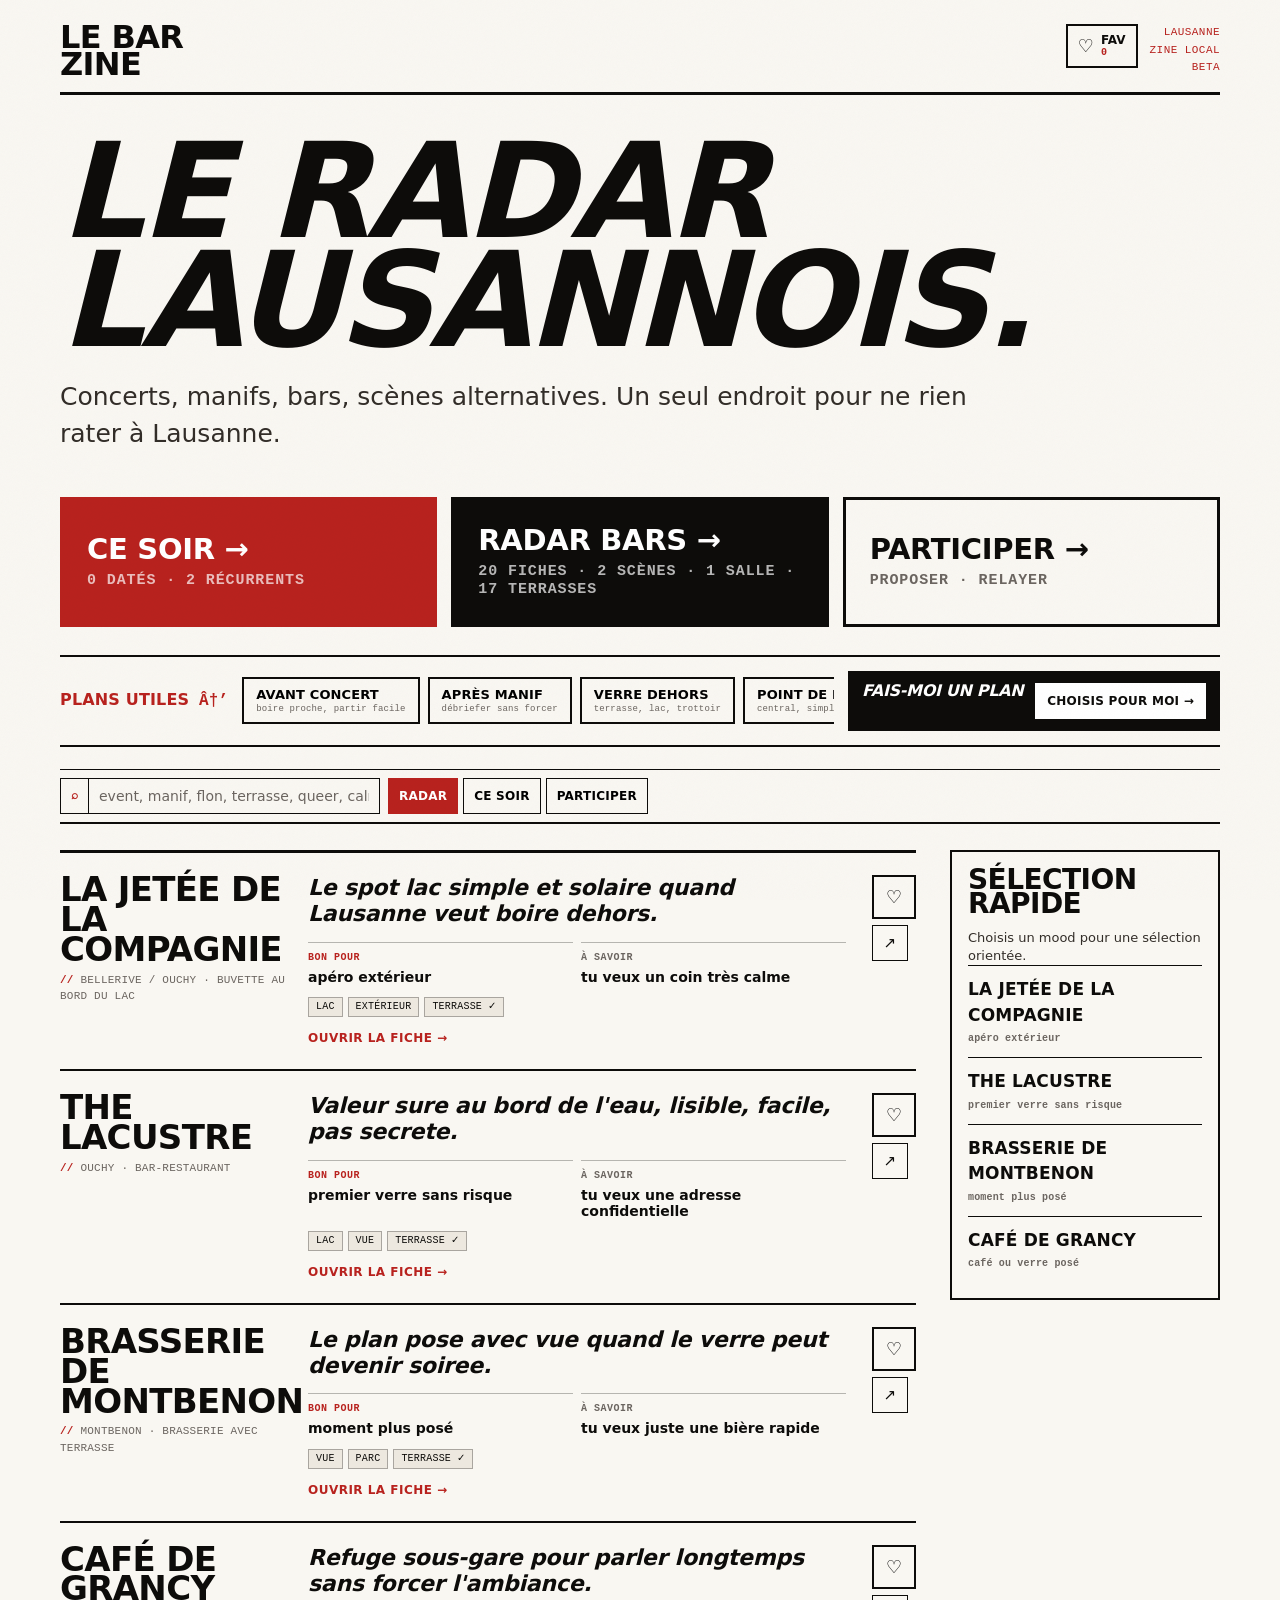
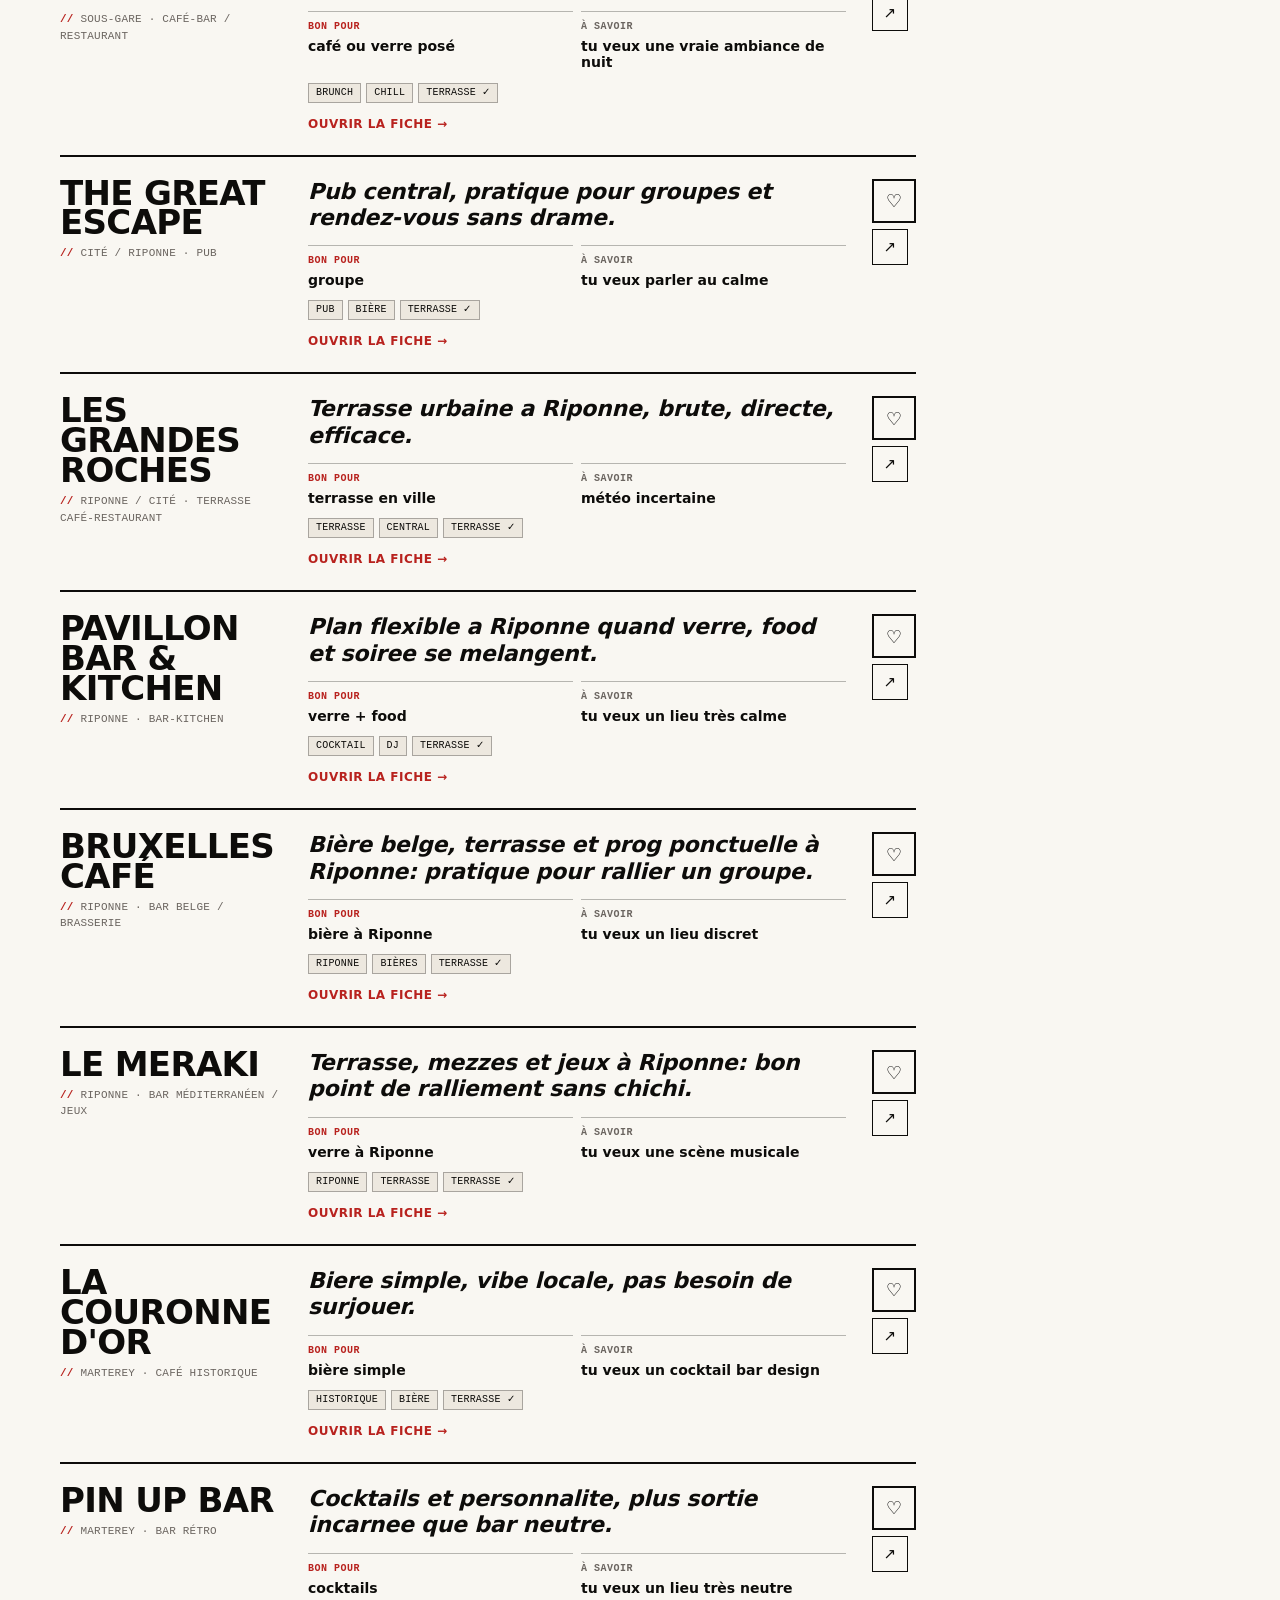
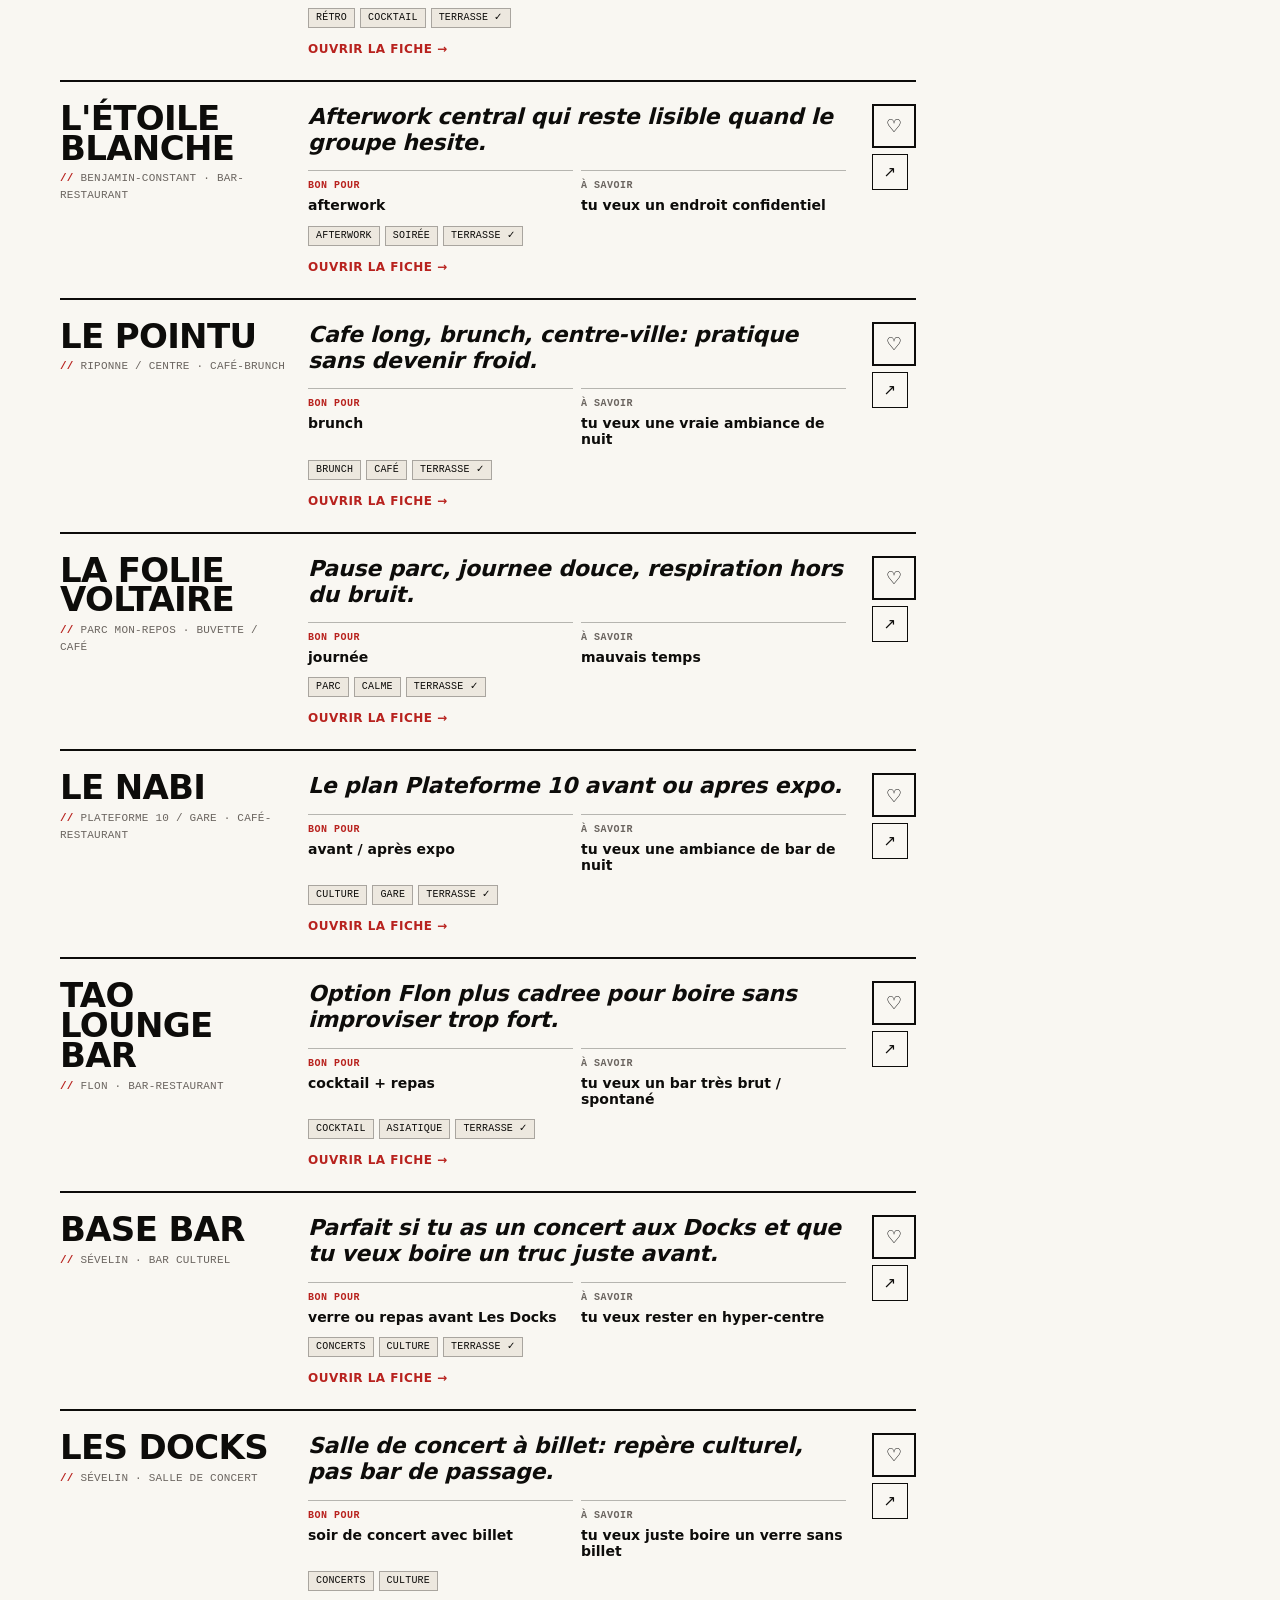
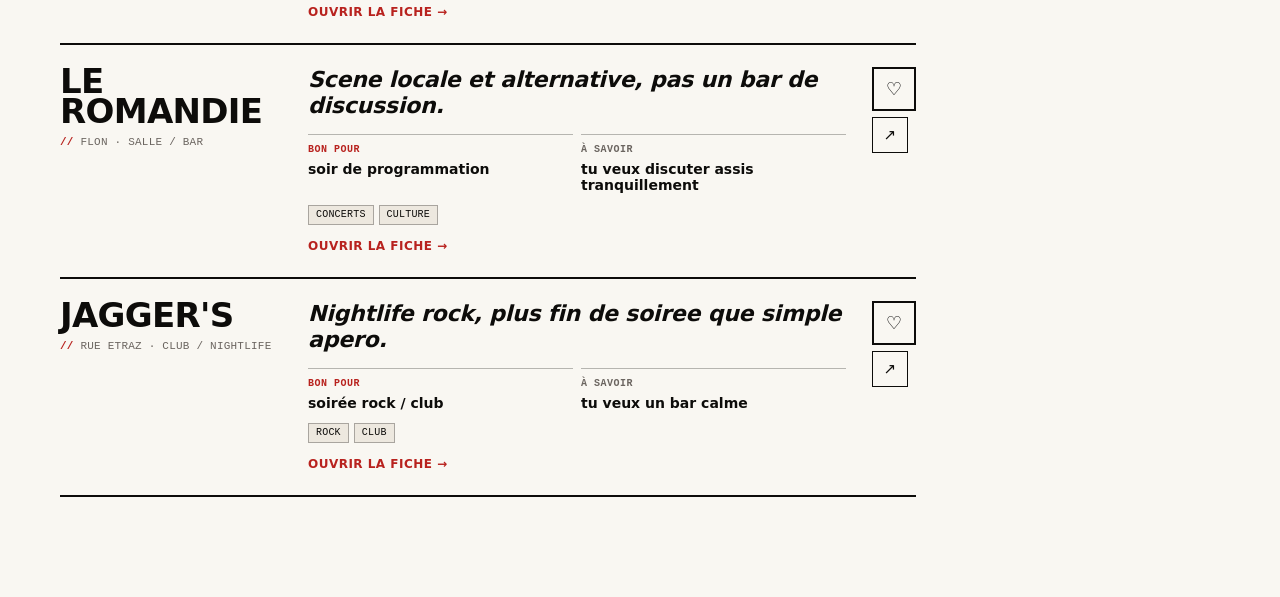
<file: index.html>
<!DOCTYPE html>
<html lang="fr">
<head>
<meta charset="UTF-8">
<meta name="viewport" content="width=device-width, initial-scale=1.0">
<title>Le Bar Zine — Lausanne</title>

<link rel="stylesheet" href="assets/styles.css?v=20260514-v17">
</head>
<body>

<div class="app">
  <header class="top">
    <div class="brand">Le Bar<br>Zine</div>
    <div class="top-actions">
      <button class="saved-shortcut" type="button" onclick="window.openSaved()" aria-label="Voir les favoris">
        <span>♡</span>
        <strong>FAV</strong>
        <em id="savedCount">0</em>
      </button>
      <div class="issue">Lausanne<br>zine local<br>beta</div>
    </div>
  </header>

  <section class="hero">
    <h1>Le radar lausannois.</h1>
    <p>Concerts, manifs, bars, scènes alternatives. Un seul endroit pour ne rien rater à Lausanne.</p>

    <div class="sortie-strip" id="sortieStrip" aria-label="Navigation rapide">
      <button class="sortie-card" type="button" onclick="window.goPulse('events')">
        <strong>Ce soir →</strong>
        <span id="pulseEvents">Events datés</span>
      </button>
      <button class="sortie-card" type="button" onclick="window.goPulse('bars')">
        <strong>Radar bars →</strong>
        <span id="pulseBars">Bars & lieux</span>
      </button>
      <button class="sortie-card ghost" type="button" onclick="window.goPulse('support')">
        <strong>Participer →</strong>
        <span>Proposer · relayer</span>
      </button>
    </div>

    <div class="decision">
      <div class="decision-box">
        <h2>Plans utiles</h2>
        <div id="moodGrid" class="mood-grid"></div>
      </div>
      <div class="random-box">
        <div>
          <h2>Fais-moi un plan</h2>
          <p>Bonus rapide : trois lieux selon le plan actif.</p>
        </div>
        <button onclick="window.chooseForMe()">Choisis pour moi →</button>
      </div>
    </div>
  </section>

  <section class="controls">
    <div class="search">
      <span>⌕</span>
      <input id="searchInput" placeholder="event, manif, flon, terrasse, queer, calme…" autocomplete="off" spellcheck="false">
    </div>
    <div class="tabs" id="tabs"></div>
  </section>

  <section class="tonight-strip" id="tonightStrip" aria-label="Ce soir à Lausanne"></section>

  <section class="layout">
    <main>
      <div class="grid" id="grid">
        <div class="empty">Chargement des bars...</div>
      </div>
    </main>
    <aside class="side">
      <h2>Sélection<br>rapide</h2>
      <p id="sideText">Choisis un mood pour une sélection orientée.</p>
      <div id="sideList"></div>
    </aside>
  </section>
</div>

<!-- Fiche bar -->
<section class="detail" id="detail">
  <div class="detail-inner">
    <button class="back-btn" onclick="window.closeDetail()">← retour</button>
    <div id="detailContent"></div>
  </div>
</section>

<!-- Modal "Choisis pour moi" -->
<section class="pick-modal" id="pickModal">
  <div class="pick-inner">
    <div class="pick-top">
      <div>
        <div class="pick-mood-label" id="pickMoodLabel"></div>
        <h2>Essaie ça.</h2>
      </div>
      <button class="close-btn" onclick="window.closePick()">Fermer</button>
    </div>
    <div id="pickList" class="pick-list"></div>
  </div>
</section>

<script src="assets/app.js?v=20260514-v17" defer></script>
</body>
</html>
</file>
<file: assets/styles.css>
:root{
  --paper:#f9f7f2;
  --ink:#0d0c0a;
  --muted:#6b6560;
  --red:#b8221e;
  --red2:#d42e29;
  --soft:#ede8df;
  --line:#0d0c0a;
  --paper-dark:#f0ece4;
}

*{box-sizing:border-box;margin:0;padding:0}

html,body{
  background:var(--paper);
  color:var(--ink);
  font-family:Inter,ui-sans-serif,system-ui,-apple-system,BlinkMacSystemFont,"Segoe UI",sans-serif;
  font-size:16px;
  line-height:1.5;
  overflow-x:hidden;
}

/* Texture grain */
body::before{
  content:"";
  position:fixed;
  inset:0;
  pointer-events:none;
  z-index:1000;
  opacity:.4;
  background-image:url("data:image/svg+xml,%3Csvg viewBox='0 0 256 256' xmlns='http://www.w3.org/2000/svg'%3E%3Cfilter id='noise'%3E%3CfeTurbulence type='fractalNoise' baseFrequency='0.9' numOctaves='4' stitchTiles='stitch'/%3E%3C/filter%3E%3Crect width='100%25' height='100%25' filter='url(%23noise)' opacity='0.08'/%3E%3C/svg%3E");
  background-size:180px;
  mix-blend-mode:multiply;
}

button,input{font-family:inherit}
button:focus-visible,
a:focus-visible,
input:focus-visible{
  outline:3px solid var(--red);
  outline-offset:3px;
}

/* â”€â”€â”€ LAYOUT â”€â”€â”€ */
.app{max-width:1200px;margin:0 auto;padding:24px 20px 100px}

/* â”€â”€â”€ HEADER â”€â”€â”€ */
.top{
  display:flex;
  justify-content:space-between;
  align-items:flex-start;
  border-bottom:3px solid var(--ink);
  padding-bottom:14px;
  margin-bottom:0;
}
.brand{
  font-family:Inter,ui-sans-serif,system-ui,sans-serif;
  font-weight:900;
  text-transform:uppercase;
  letter-spacing:-.02em;
  font-size:32px;
  line-height:.85;
}
.issue{
  font-family:ui-monospace,SFMono-Regular,Menlo,monospace;
  font-size:11px;
  text-transform:uppercase;
  color:var(--red);
  text-align:right;
  letter-spacing:.04em;
  line-height:1.6;
}
.top-actions{
  align-items:flex-start;
  display:flex;
  gap:12px;
}
.saved-shortcut{
  align-items:center;
  background:var(--paper);
  border:2px solid var(--ink);
  color:var(--ink);
  cursor:pointer;
  display:grid;
  gap:2px 7px;
  grid-template-columns:auto auto;
  min-height:44px;
  padding:8px 10px;
  text-align:left;
  transition:background .12s,color .12s;
}
.saved-shortcut:hover,
.saved-shortcut:focus-visible,
.saved-shortcut.active{
  background:var(--ink);
  color:white;
}
.saved-shortcut span{
  font-size:18px;
  grid-row:1 / span 2;
  line-height:1;
}
.saved-shortcut strong{
  font-family:Inter,ui-sans-serif,system-ui,sans-serif;
  font-size:12px;
  font-weight:900;
  line-height:1;
  text-transform:uppercase;
}
.saved-shortcut em{
  color:var(--red);
  font-family:ui-monospace,SFMono-Regular,Menlo,monospace;
  font-size:10px;
  font-style:normal;
  font-weight:700;
  line-height:1;
}
.saved-shortcut:hover em,
.saved-shortcut:focus-visible em,
.saved-shortcut.active em{color:white}

/* â”€â”€â”€ HERO â”€â”€â”€ */
.hero{padding:42px 0 22px;border-bottom:1px solid var(--ink)}
.hero h1{
  font-family:Inter,ui-sans-serif,system-ui,sans-serif;
  font-size:clamp(66px,11.5vw,132px);
  letter-spacing:-.03em;
  line-height:.82;
  text-transform:uppercase;
  font-weight:900;
  font-style:italic;
  max-width:1000px;
}
.hero p{
  font-size:25px;
  line-height:1.5;
  max-width:930px;
  margin:24px 0 0;
  color:#322d28;
}
.mission-grid{
  border-top:3px solid var(--ink);
  display:grid;
  gap:0;
  grid-template-columns:repeat(3,1fr);
  margin:22px 0 0;
}
.mission-grid article{
  border-bottom:2px solid var(--ink);
  min-width:0;
  padding:14px 14px 16px;
}
.mission-grid article + article{border-left:2px solid var(--ink)}
.mission-grid span{
  color:var(--red);
  display:block;
  font-family:ui-monospace,SFMono-Regular,Menlo,monospace;
  font-size:10px;
  font-weight:700;
  letter-spacing:.08em;
  margin-bottom:7px;
  text-transform:uppercase;
}
.mission-grid h2{
  font-family:Inter,ui-sans-serif,system-ui,sans-serif;
  font-size:23px;
  font-style:italic;
  font-weight:900;
  letter-spacing:-.01em;
  line-height:.9;
  text-transform:uppercase;
}
.mission-grid p{
  color:#332e29;
  font-size:13px;
  line-height:1.35;
  margin:9px 0 0;
}
.sortie-strip{
  border:0;
  display:grid;
  gap:14px;
  grid-template-columns:1fr 1fr 1fr;
  margin:44px 0 0;
}
.sortie-card{
  appearance:none;
  background:var(--ink);
  border:3px solid var(--ink);
  color:var(--ink);
  cursor:pointer;
  min-width:0;
  min-height:130px;
  padding:22px 24px;
  text-align:left;
  transition:background .12s,color .12s;
}
.sortie-card:first-child{
  background:var(--red);
  border-color:var(--red);
}
.sortie-card.ghost{
  background:var(--paper);
  color:var(--ink);
}
.sortie-card:hover,
.sortie-card:focus-visible{background:var(--ink);color:white}
.sortie-strip span{
  color:rgba(255,255,255,.7);
  display:block;
  font-family:ui-monospace,SFMono-Regular,Menlo,monospace;
  font-size:15px;
  font-weight:700;
  letter-spacing:.06em;
  line-height:1.2;
  margin-top:8px;
  text-transform:uppercase;
}
.sortie-card.ghost span{color:var(--muted)}
.sortie-card:hover span,
.sortie-card:focus-visible span{color:#fff}
.sortie-strip strong{
  color:white;
  display:block;
  font-family:Inter,ui-sans-serif,system-ui,sans-serif;
  font-size:29px;
  font-weight:900;
  letter-spacing:-.01em;
  line-height:1.05;
  text-transform:uppercase;
}
.sortie-card.ghost strong{color:var(--ink)}
.sortie-card.ghost:hover strong,
.sortie-card.ghost:focus-visible strong{color:white}

/* â”€â”€â”€ DECISION â”€â”€â”€ */
.decision{
  align-items:center;
  border-bottom:2px solid var(--ink);
  border-top:2px solid var(--ink);
  display:grid;
  gap:14px;
  grid-template-columns:minmax(0,1fr) auto;
  margin:28px 0 0;
  padding:14px 0;
}
.decision-box{
  align-items:center;
  background:var(--paper);
  display:grid;
  gap:14px;
  grid-template-columns:auto minmax(0,1fr);
  min-width:0;
}
.decision-box h2{
  color:var(--red);
  font-family:Inter,ui-sans-serif,system-ui,sans-serif;
  font-weight:900;
  font-size:16px;
  line-height:1;
  letter-spacing:.01em;
  text-transform:uppercase;
  margin:0;
  white-space:nowrap;
}
.decision-box h2::after{
  content:" â†’";
  font-family:ui-monospace,SFMono-Regular,Menlo,monospace;
}
.mood-grid{
  display:flex;
  gap:8px;
  min-width:0;
  overflow:auto;
  padding-bottom:1px;
  scrollbar-width:none;
}
.mood-grid::-webkit-scrollbar{display:none}
.mood-btn{
  border:2px solid var(--ink);
  background:var(--paper);
  text-align:left;
  padding:8px 12px;
  cursor:pointer;
  font-family:Inter,ui-sans-serif,system-ui,sans-serif;
  font-weight:900;
  font-size:13px;
  text-transform:uppercase;
  letter-spacing:.01em;
  transition:background .12s,color .12s;
  min-height:40px;
  flex:0 0 auto;
  white-space:nowrap;
}
.mood-btn em{
  display:block;
  font-family:ui-monospace,SFMono-Regular,Menlo,monospace;
  color:var(--muted);
  font-size:9px;
  margin-top:2px;
  font-style:normal;
  text-transform:none;
  font-weight:400;
}
.mood-btn.active{background:var(--red);color:white;border-color:var(--red)}
.mood-btn.active em{color:rgba(255,255,255,.75)}

.random-box{
  border:2px solid var(--ink);
  background:var(--ink);
  color:white;
  display:grid;
  gap:12px;
  grid-template-columns:auto auto;
  padding:10px 12px;
  white-space:nowrap;
}
.random-box h2{
  font-family:Inter,ui-sans-serif,system-ui,sans-serif;
  font-size:16px;
  line-height:1;
  letter-spacing:-.02em;
  text-transform:uppercase;
  font-weight:900;
  font-style:italic;
}
.random-box p{display:none}
.random-box button{
  border:2px solid white;
  background:white;
  color:var(--ink);
  font-family:Inter,ui-sans-serif,system-ui,sans-serif;
  font-weight:900;
  text-transform:uppercase;
  font-size:12px;
  letter-spacing:.02em;
  padding:8px 10px;
  cursor:pointer;
  transition:background .12s,color .12s;
  min-height:36px;
}
.random-box button:hover{background:var(--red);color:white;border-color:var(--red)}

/* â”€â”€â”€ CONTROLS â”€â”€â”€ */
.controls{
  position:sticky;
  top:0;
  z-index:20;
  background:rgba(249,247,242,.97);
  border-bottom:2px solid var(--ink);
  backdrop-filter:blur(4px);
  display:grid;
  gap:8px;
  grid-template-columns:minmax(220px,320px) minmax(0,1fr);
  padding:8px 0;
}
.search{
  display:flex;
  border:1px solid var(--ink);
  background:var(--paper);
  min-width:0;
}
.search span{
  padding:7px 10px;
  border-right:1px solid var(--ink);
  font-family:ui-monospace,SFMono-Regular,Menlo,monospace;
  font-weight:700;
  color:var(--red);
  font-size:12px;
  display:flex;
  align-items:center;
}
.search input{
  border:0;
  background:transparent;
  outline:0;
  width:100%;
  padding:7px 10px;
  font-size:14px;
  color:var(--ink);
  font-family:Inter,ui-sans-serif,system-ui,sans-serif;
}
.search input::placeholder{color:var(--muted)}
.tabs{display:flex;gap:5px;overflow:auto;scrollbar-width:none}
.tabs::-webkit-scrollbar{display:none}
.tab{
  border:1px solid var(--ink);
  background:var(--paper);
  padding:7px 10px;
  font-family:Inter,ui-sans-serif,system-ui,sans-serif;
  font-weight:700;
  text-transform:uppercase;
  font-size:12px;
  letter-spacing:.02em;
  cursor:pointer;
  white-space:nowrap;
  transition:background .1s,color .1s;
  min-height:36px;
}
.tab.active{background:var(--red);color:white;border-color:var(--red)}

/* â”€â”€â”€ TONIGHT STRIP â”€â”€â”€ */
.tonight-strip{
  border-bottom:2px solid var(--ink);
  display:grid;
  gap:14px;
  grid-template-columns:220px minmax(0,1fr);
  padding:26px 0;
}
.tonight-strip[hidden]{display:none}
.tonight-head span{
  color:var(--muted);
  display:block;
  font-family:ui-monospace,SFMono-Regular,Menlo,monospace;
  font-size:17px;
  font-weight:700;
  letter-spacing:.04em;
  text-transform:uppercase;
}
.tonight-list{
  display:grid;
  gap:14px;
  grid-template-columns:repeat(2,minmax(0,1fr));
}
.tonight-card{
  border:2px solid var(--ink);
  min-width:0;
  padding:22px 24px;
}
.tonight-card p{
  color:var(--red);
  font-family:ui-monospace,SFMono-Regular,Menlo,monospace;
  font-size:15px;
  font-weight:700;
  letter-spacing:.05em;
  line-height:1.2;
  margin:0 0 9px;
}
.tonight-card h2{
  font-family:Inter,ui-sans-serif,system-ui,sans-serif;
  font-size:32px;
  font-weight:900;
  letter-spacing:-.02em;
  line-height:.92;
  margin:0 0 10px;
  text-transform:uppercase;
}
.tonight-card button{
  background:transparent;
  border:0;
  color:var(--muted);
  cursor:pointer;
  font-family:ui-monospace,SFMono-Regular,Menlo,monospace;
  font-size:15px;
  font-weight:700;
  padding:0;
  text-align:left;
}
.tonight-card button:hover{color:var(--red)}

/* â”€â”€â”€ LAYOUT GRID + SIDEBAR â”€â”€â”€ */
.layout{display:grid;grid-template-columns:1fr 270px;gap:34px;margin-top:26px}
.grid{border-top:3px solid var(--ink)}

/* â”€â”€â”€ CARD â”€â”€â”€ */
.card{
  display:grid;
  grid-template-columns:minmax(180px,230px) 1fr 52px;
  gap:18px;
  align-items:start;
  border-bottom:2px solid var(--ink);
  padding:22px 0;
  cursor:pointer;
  transition:background .1s;
  animation:card-in .24s ease both;
}
@keyframes card-in{
  from{opacity:0;transform:translateY(7px)}
  to{opacity:1;transform:translateY(0)}
}
.card:hover{background:var(--paper-dark);margin:0 -8px;padding:22px 8px}
.card-left{}
.name{
  font-family:Inter,ui-sans-serif,system-ui,sans-serif;
  font-size:34px;
  line-height:.88;
  letter-spacing:-.02em;
  text-transform:uppercase;
  font-weight:900;
  transition:color .1s;
}
.card:hover .name{color:var(--red)}
.meta{
  font-family:ui-monospace,SFMono-Regular,Menlo,monospace;
  color:var(--muted);
  font-size:11px;
  text-transform:uppercase;
  margin-top:7px;
  letter-spacing:.02em;
}
.meta::before{content:"// ";color:var(--red);font-weight:700}
.status{
  display:inline-block;
  font-family:ui-monospace,SFMono-Regular,Menlo,monospace;
  font-size:10px;
  letter-spacing:.04em;
  margin-top:9px;
  padding:3px 7px;
  text-transform:uppercase;
  border:1px solid currentColor;
}
.status-ok{color:#2a7a3a;background:rgba(42,122,58,.08)}
.status-check{color:#8a6a10;background:rgba(138,106,16,.08)}
.status-todo{color:var(--red);background:rgba(184,34,30,.08)}
.status-row{display:flex;gap:7px;flex-wrap:wrap;align-items:center}
.hook{
  font-size:22px;
  font-style:italic;
  font-weight:650;
  line-height:1.2;
  letter-spacing:-.01em;
  margin:0 0 14px;
  max-width:680px;
  text-align:left;
  hyphens:auto;
}
.reason{
  border-left:3px solid var(--red);
  color:var(--red);
  font-family:ui-monospace,SFMono-Regular,Menlo,monospace;
  font-size:11px;
  font-weight:700;
  letter-spacing:.03em;
  margin:0 0 10px;
  padding-left:8px;
  text-transform:uppercase;
}
.card-fit{
  align-items:baseline;
  border-top:1px solid rgba(13,12,10,.28);
  display:grid;
  gap:8px;
  grid-template-columns:82px 1fr;
  padding:7px 0 0;
}
.card-fit + .card-fit{margin-top:3px}
.card-fit span{
  color:var(--red);
  font-family:ui-monospace,SFMono-Regular,Menlo,monospace;
  font-size:10px;
  font-weight:700;
  letter-spacing:.05em;
  text-transform:uppercase;
}
.card-fit strong{
  font-family:Inter,ui-sans-serif,system-ui,sans-serif;
  font-size:14px;
  font-weight:800;
  line-height:1.2;
}
.card-fit.muted span{color:var(--muted)}
.card-signals{
  display:grid;
  gap:8px;
  grid-template-columns:repeat(2,minmax(0,1fr));
  margin-top:2px;
}
.card-signals div{
  border-top:1px solid rgba(13,12,10,.28);
  min-width:0;
  padding-top:7px;
}
.card-signals span{
  color:var(--red);
  display:block;
  font-family:ui-monospace,SFMono-Regular,Menlo,monospace;
  font-size:10px;
  font-weight:800;
  letter-spacing:.05em;
  margin-bottom:4px;
  text-transform:uppercase;
}
.card-signals div:nth-child(2) span{color:var(--muted)}
.card-signals strong{
  display:block;
  font-family:Inter,ui-sans-serif,system-ui,sans-serif;
  font-size:14px;
  font-weight:850;
  line-height:1.15;
}
.tags{display:flex;gap:5px;flex-wrap:wrap}
.card .tags{margin-top:12px}
.card-open{
  color:var(--red);
  font-family:Inter,ui-sans-serif,system-ui,sans-serif;
  font-size:12px;
  font-weight:900;
  letter-spacing:.04em;
  margin-top:12px;
  text-transform:uppercase;
}
.tag{
  background:var(--soft);
  border:1px solid rgba(13,12,10,.3);
  padding:4px 7px;
  font-family:ui-monospace,SFMono-Regular,Menlo,monospace;
  font-size:10px;
  text-transform:uppercase;
  letter-spacing:.02em;
}
.tag-clickable{
  color:var(--ink);
  cursor:pointer;
  line-height:1;
  transition:background .1s,color .1s,border-color .1s;
}
.tag-clickable:hover{background:var(--ink);border-color:var(--ink);color:white}
.save-btn{
  border:2px solid var(--ink);
  background:var(--paper);
  width:44px;
  height:44px;
  font-size:18px;
  cursor:pointer;
  justify-self:end;
  transition:background .1s,color .1s;
  display:flex;
  align-items:center;
  justify-content:center;
  flex:0 0 auto;
}
.save-btn.saved{background:var(--red);color:white;border-color:var(--red)}
.card-tools{
  display:flex;
  flex-direction:column;
  gap:6px;
  justify-self:end;
}
.share-btn{
  align-items:center;
  background:var(--paper);
  border:1px solid var(--ink);
  color:var(--ink);
  cursor:pointer;
  display:flex;
  font-size:15px;
  height:36px;
  justify-content:center;
  transition:background .1s,color .1s,border-color .1s;
  width:36px;
}
.share-btn:hover{background:var(--ink);border-color:var(--ink);color:white}
#barZineToast{
  background:var(--ink);
  bottom:24px;
  color:white;
  font-family:ui-monospace,SFMono-Regular,Menlo,monospace;
  font-size:12px;
  font-weight:700;
  left:50%;
  letter-spacing:.04em;
  opacity:0;
  padding:10px 16px;
  pointer-events:none;
  position:fixed;
  text-transform:uppercase;
  transform:translateX(-50%) translateY(10px);
  transition:opacity .18s,transform .18s;
  white-space:nowrap;
  z-index:400;
}
#barZineToast.visible{opacity:1;transform:translateX(-50%) translateY(0)}

/* â”€â”€â”€ SIDEBAR â”€â”€â”€ */
.side{
  position:sticky;
  top:120px;
  align-self:start;
  border:2px solid var(--ink);
  padding:16px;
}
.side h2{
  font-family:Inter,ui-sans-serif,system-ui,sans-serif;
  font-size:28px;
  line-height:.88;
  letter-spacing:-.02em;
  text-transform:uppercase;
  font-weight:900;
  margin:0 0 12px;
}
.side p{color:#332e29;line-height:1.4;font-size:13px}
.side-item{
  border-top:1px solid var(--ink);
  padding:11px 0;
  font-family:Inter,ui-sans-serif,system-ui,sans-serif;
  font-weight:700;
  font-size:17px;
  text-transform:uppercase;
  cursor:pointer;
  letter-spacing:.01em;
  transition:color .1s;
}
.side-item:hover{color:var(--red)}
.side-item em{
  display:block;
  font-family:ui-monospace,SFMono-Regular,Menlo,monospace;
  color:var(--muted);
  font-size:10px;
  font-style:normal;
  text-transform:none;
  margin-top:3px;
}

/* â”€â”€â”€ EMPTY â”€â”€â”€ */
.empty{
  border:2px solid var(--ink);
  padding:32px;
  text-align:center;
  font-family:Inter,ui-sans-serif,system-ui,sans-serif;
  font-weight:700;
  font-size:20px;
  text-transform:uppercase;
  letter-spacing:.02em;
  color:var(--muted);
  margin-top:2px;
}

/* â”€â”€â”€ DETAIL (fiche bar) â”€â”€â”€ */
.detail{
  display:none;
  position:fixed;
  inset:0;
  background:var(--paper);
  z-index:80;
  overflow:auto;
}
.detail.open{display:block}
.detail-inner{max-width:960px;margin:0 auto;padding:22px 20px 100px}
.back-btn{
  border:2px solid var(--ink);
  background:var(--paper);
  padding:9px 13px;
  font-family:Inter,ui-sans-serif,system-ui,sans-serif;
  font-weight:700;
  text-transform:uppercase;
  font-size:13px;
  letter-spacing:.04em;
  cursor:pointer;
  transition:background .1s,color .1s;
}
.back-btn:hover{background:var(--ink);color:white}

.detail-head{border-bottom:3px solid var(--ink);padding:26px 0 20px;margin-bottom:22px}
.detail-title{
  font-family:Inter,ui-sans-serif,system-ui,sans-serif;
  font-size:clamp(52px,10vw,120px);
  line-height:.8;
  letter-spacing:-.03em;
  text-transform:uppercase;
  font-weight:900;
  font-style:italic;
  max-width:880px;
}
.detail-meta{
  font-family:ui-monospace,SFMono-Regular,Menlo,monospace;
  color:var(--red);
  text-transform:uppercase;
  font-size:11px;
  letter-spacing:.04em;
  margin-top:14px;
}
.detail-meta::before{content:"// ";font-weight:700}
.detail-actions{display:flex;gap:10px;margin-top:16px;flex-wrap:wrap}
.detail-save{
  border:2px solid var(--ink);
  background:var(--red);
  color:#fff;
  padding:10px 16px;
  font-family:Inter,ui-sans-serif,system-ui,sans-serif;
  font-weight:700;
  text-transform:uppercase;
  font-size:14px;
  letter-spacing:.04em;
  cursor:pointer;
}
.agenda-link{
  border:2px solid var(--ink);
  background:var(--paper);
  color:var(--ink);
  padding:10px 16px;
  font-family:Inter,ui-sans-serif,system-ui,sans-serif;
  font-weight:700;
  text-transform:uppercase;
  font-size:14px;
  letter-spacing:.04em;
  cursor:pointer;
  text-decoration:none;
  display:inline-flex;
  align-items:center;
  gap:6px;
  transition:background .1s,color .1s;
}
.agenda-link:hover{background:var(--ink);color:white}
.detail-community{
  border-color:var(--red);
  color:var(--red);
}
.detail-community:hover{background:var(--red);color:#fff}
.agenda-label{
  font-family:ui-monospace,SFMono-Regular,Menlo,monospace;
  font-size:10px;
  color:var(--muted);
  margin-top:6px;
  letter-spacing:.02em;
}

.lead-text{
  font-size:26px;
  line-height:1.18;
  letter-spacing:-.02em;
  max-width:800px;
  margin:0 0 22px;
  font-family:Inter,ui-sans-serif,system-ui,sans-serif;
  font-weight:400;
  font-style:italic;
}
.detail-context{
  border-bottom:2px solid var(--ink);
  border-top:2px solid var(--ink);
  display:grid;
  gap:12px;
  grid-template-columns:190px 1fr;
  margin:0 0 22px;
  padding:13px 0;
}
.detail-context > div:first-child span{
  color:var(--red);
  display:block;
  font-family:ui-monospace,SFMono-Regular,Menlo,monospace;
  font-size:10px;
  font-weight:700;
  letter-spacing:.06em;
  text-transform:uppercase;
}
.detail-context > div:first-child strong{
  display:block;
  font-family:Inter,ui-sans-serif,system-ui,sans-serif;
  font-size:19px;
  font-weight:900;
  line-height:1;
  margin-top:4px;
  text-transform:uppercase;
}
.detail-context-list{
  display:grid;
  gap:7px;
}
.detail-context-list a{
  border:1px solid var(--ink);
  color:var(--ink);
  display:grid;
  gap:2px;
  padding:9px 10px;
  text-decoration:none;
  transition:background .12s,color .12s;
}
.detail-context-list a:hover{
  background:var(--ink);
  color:white;
}
.detail-context-list span{
  color:var(--red);
  font-family:ui-monospace,SFMono-Regular,Menlo,monospace;
  font-size:9px;
  font-weight:700;
  letter-spacing:.05em;
  text-transform:uppercase;
}
.detail-context-list a:hover span{color:#fff}
.detail-context-list strong{
  font-family:Inter,ui-sans-serif,system-ui,sans-serif;
  font-size:14px;
  font-weight:900;
  line-height:1;
  text-transform:uppercase;
}

/* Progressive disclosure */
.progressive{border-top:2px solid var(--ink)}
.fold{border-bottom:2px solid var(--ink)}
.fold summary{
  list-style:none;
  cursor:pointer;
  padding:15px 0;
  font-family:Inter,ui-sans-serif,system-ui,sans-serif;
  font-size:20px;
  font-weight:700;
  text-transform:uppercase;
  letter-spacing:.02em;
  display:flex;
  justify-content:space-between;
  gap:16px;
  user-select:none;
}
.fold summary::-webkit-details-marker{display:none}
.fold summary::after{content:"+";color:var(--red);font-size:22px;line-height:1}
.fold[open] summary::after{content:"â€“"}
.fold-content{padding:0 0 16px}

.sections{display:grid;grid-template-columns:1fr 1fr;gap:16px}
.box{border-top:2px solid var(--ink);padding-top:12px}
.box h3{
  font-family:ui-monospace,SFMono-Regular,Menlo,monospace;
  font-size:11px;
  text-transform:uppercase;
  letter-spacing:.06em;
  color:var(--red);
  margin:0 0 10px;
}
.box p,.box li{font-size:15px;line-height:1.45}
.box ul{margin:0;padding-left:16px}

.pills{display:flex;gap:7px;flex-wrap:wrap}
.pill{
  border:1px solid var(--ink);
  background:var(--soft);
  padding:7px 10px;
  font-family:Inter,ui-sans-serif,system-ui,sans-serif;
  font-size:14px;
  font-weight:700;
  text-transform:uppercase;
}

.service-grid{display:grid;grid-template-columns:repeat(5,1fr);gap:8px}
.service{
  border:2px solid var(--ink);
  padding:10px;
  font-family:ui-monospace,SFMono-Regular,Menlo,monospace;
  font-size:10px;
  text-transform:uppercase;
  letter-spacing:.03em;
}
.service b{
  display:block;
  font-family:Inter,ui-sans-serif,system-ui,sans-serif;
  font-size:13px;
  font-weight:700;
  text-transform:none;
  margin-top:5px;
}

/* Agenda section dans la fiche */
.agenda-section{margin-top:12px}
.agenda-block{
  border:2px solid var(--ink);
  padding:14px 16px;
  margin-top:10px;
  display:flex;
  align-items:center;
  justify-content:space-between;
  gap:12px;
  flex-wrap:wrap;
}
.agenda-block-text{}
.agenda-block-text strong{
  font-family:Inter,ui-sans-serif,system-ui,sans-serif;
  font-size:17px;
  font-weight:700;
  text-transform:uppercase;
  letter-spacing:.02em;
  display:block;
}
.agenda-block-text span{
  font-family:ui-monospace,SFMono-Regular,Menlo,monospace;
  font-size:10px;
  color:var(--muted);
  letter-spacing:.03em;
}
.agenda-go{
  border:2px solid var(--ink);
  background:var(--ink);
  color:white;
  padding:9px 14px;
  font-family:Inter,ui-sans-serif,system-ui,sans-serif;
  font-weight:700;
  text-transform:uppercase;
  font-size:13px;
  letter-spacing:.04em;
  cursor:pointer;
  text-decoration:none;
  white-space:nowrap;
  transition:background .1s;
}
.agenda-go:hover{background:var(--red)}
.contribution-block{
  background:var(--paper-dark);
  border-style:dashed;
}
.agenda-empty{
  font-family:ui-monospace,SFMono-Regular,Menlo,monospace;
  font-size:11px;
  color:var(--muted);
  padding:12px 0;
  letter-spacing:.02em;
}
.nearby-events{
  border-top:2px solid var(--ink);
  display:grid;
  gap:8px;
  margin-top:16px;
  padding-top:14px;
}
.nearby-events h3,
.event-plans p{
  color:var(--red);
  font-family:ui-monospace,SFMono-Regular,Menlo,monospace;
  font-size:11px;
  font-weight:700;
  letter-spacing:.06em;
  text-transform:uppercase;
}
.nearby-events article{
  border:1px solid var(--ink);
  display:grid;
  gap:3px;
  padding:10px 12px;
}
.nearby-events span,
.nearby-events em{
  color:var(--muted);
  font-family:ui-monospace,SFMono-Regular,Menlo,monospace;
  font-size:10px;
  font-style:normal;
  letter-spacing:.03em;
  text-transform:uppercase;
}
.nearby-events strong{
  font-family:Inter,ui-sans-serif,system-ui,sans-serif;
  font-size:16px;
  font-weight:900;
  line-height:1;
  text-transform:uppercase;
}
.nearby-events a{
  color:var(--red);
  font-family:Inter,ui-sans-serif,system-ui,sans-serif;
  font-size:12px;
  font-weight:800;
  justify-self:start;
  margin-top:4px;
  text-decoration:none;
  text-transform:uppercase;
}

.cta{display:grid;grid-template-columns:repeat(auto-fit,minmax(150px,1fr));gap:10px;margin-top:28px}
.cta a{
  text-align:center;
  text-decoration:none;
  border:2px solid var(--ink);
  padding:13px;
  font-family:Inter,ui-sans-serif,system-ui,sans-serif;
  font-weight:700;
  font-size:15px;
  text-transform:uppercase;
  letter-spacing:.04em;
  color:var(--ink);
  transition:background .1s,color .1s;
}
.cta a:hover{background:var(--ink);color:white}
.cta a:first-child{background:var(--red);color:white;border-color:var(--red)}
.cta a:first-child:hover{background:var(--red2)}

/* â”€â”€â”€ PICK MODAL â”€â”€â”€ */
.pick-modal{
  display:none;
  position:fixed;
  inset:0;
  background:rgba(13,12,10,.94);
  z-index:120;
  color:white;
  overflow:auto;
}
.pick-modal.open{display:block}
.pick-inner{max-width:900px;margin:0 auto;padding:24px 20px 80px}
.pick-top{
  display:flex;
  justify-content:space-between;
  gap:12px;
  border-bottom:3px solid white;
  padding-bottom:14px;
  align-items:flex-end;
}
.pick-top h2{
  font-family:Inter,ui-sans-serif,system-ui,sans-serif;
  font-size:clamp(46px,9vw,96px);
  line-height:.82;
  letter-spacing:-.03em;
  text-transform:uppercase;
  font-weight:900;
  font-style:italic;
}
.pick-mood-label{
  font-family:ui-monospace,SFMono-Regular,Menlo,monospace;
  font-size:11px;
  color:rgba(255,255,255,.5);
  letter-spacing:.04em;
  text-transform:uppercase;
  padding-bottom:4px;
}
.close-btn{
  border:2px solid white;
  background:transparent;
  color:white;
  font-family:Inter,ui-sans-serif,system-ui,sans-serif;
  font-weight:700;
  text-transform:uppercase;
  font-size:14px;
  letter-spacing:.04em;
  padding:10px 14px;
  cursor:pointer;
  align-self:flex-start;
  transition:background .1s,color .1s;
}
.close-btn:hover{background:white;color:var(--ink)}

.pick-list{
  display:grid;
  grid-template-columns:repeat(3,1fr);
  gap:14px;
  margin-top:22px;
}
.pick-card{
  border:2px solid rgba(255,255,255,.25);
  padding:18px;
  background:#161412;
  cursor:pointer;
  transition:border-color .15s,background .15s;
}
.pick-card:hover{border-color:white;background:#1e1b18}
.pick-num{
  font-family:ui-monospace,SFMono-Regular,Menlo,monospace;
  font-size:11px;
  color:var(--red);
  letter-spacing:.08em;
  margin-bottom:10px;
  font-weight:700;
}
.pick-card h3{
  font-family:Inter,ui-sans-serif,system-ui,sans-serif;
  font-size:28px;
  line-height:.9;
  letter-spacing:-.02em;
  text-transform:uppercase;
  font-weight:900;
  font-style:italic;
  margin:0 0 10px;
}
.pick-card p{color:rgba(255,255,255,.7);line-height:1.35;font-size:14px}
.pick-card .pick-why{
  color:var(--red);
  font-family:ui-monospace,SFMono-Regular,Menlo,monospace;
  font-size:11px;
  text-transform:uppercase;
  letter-spacing:.04em;
  margin-top:10px;
  font-weight:700;
}

/* â”€â”€â”€ CONFIDENCE BADGE â”€â”€â”€ */
.confidence{
  display:inline-block;
  font-family:ui-monospace,SFMono-Regular,Menlo,monospace;
  font-size:10px;
  padding:3px 7px;
  text-transform:uppercase;
  letter-spacing:.04em;
  border:1px solid currentColor;
}
.confidence.bon{color:#2a7a3a;background:rgba(42,122,58,.08)}
.confidence.moyen{color:#8a6a10;background:rgba(138,106,16,.08)}

/* â”€â”€â”€ AGENDA + SUPPORT â”€â”€â”€ */
.zine-panel,
.support-board{
  border-bottom:3px solid var(--ink);
  display:grid;
  gap:18px;
  grid-template-columns:1fr 280px;
  padding:22px 0;
}
.kicker{
  color:var(--red);
  font-family:ui-monospace,SFMono-Regular,Menlo,monospace;
  font-size:11px;
  font-weight:700;
  letter-spacing:.06em;
  margin:0 0 8px;
  text-transform:uppercase;
}
.zine-panel h2,
.support-lead h2{
  font-family:Inter,ui-sans-serif,system-ui,sans-serif;
  font-size:42px;
  font-style:italic;
  font-weight:900;
  letter-spacing:-.02em;
  line-height:.9;
  text-transform:uppercase;
}
.zine-panel p,
.support-lead p{
  color:#332e29;
  margin-top:10px;
  max-width:700px;
}
.panel-actions{
  display:grid;
  gap:8px;
  align-self:center;
}
.panel-actions a,
.event-link,
.support-options a{
  border:2px solid var(--ink);
  color:var(--ink);
  display:inline-flex;
  font-family:Inter,ui-sans-serif,system-ui,sans-serif;
  font-size:13px;
  font-weight:800;
  justify-content:center;
  letter-spacing:.04em;
  padding:11px 13px;
  text-decoration:none;
  text-transform:uppercase;
  transition:background .1s,color .1s;
}
.panel-actions a:first-child,
.support-options article:first-child a{background:var(--red);border-color:var(--red);color:white}
.panel-actions a:hover,
.event-link:hover,
.support-options a:hover{background:var(--ink);color:white}
.agenda-list{display:grid;gap:18px}
.event-section{
  border-top:3px solid var(--ink);
  padding:17px 0 0;
}
.event-section:first-child{border-top:0;padding-top:0}
.event-section-title{
  align-items:flex-end;
  display:flex;
  gap:14px;
  justify-content:space-between;
  margin-bottom:4px;
}
.event-section-title h3{
  font-family:Inter,ui-sans-serif,system-ui,sans-serif;
  font-size:26px;
  font-style:italic;
  font-weight:900;
  letter-spacing:-.01em;
  line-height:.9;
  text-transform:uppercase;
}
.event-section-title span{
  color:var(--red);
  flex:0 0 auto;
  font-family:ui-monospace,SFMono-Regular,Menlo,monospace;
  font-size:10px;
  letter-spacing:.04em;
  text-align:right;
  text-transform:uppercase;
}
.event-card{
  border-bottom:2px solid var(--ink);
  display:grid;
  gap:10px;
  padding:20px 0;
}
.event-card.event-past{
  opacity:.58;
}
.event-card.event-past .event-plans{
  display:none;
}
.event-head{
  align-items:flex-start;
  display:flex;
  flex-wrap:wrap;
  gap:12px;
  justify-content:space-between;
}
.event-venue-block{
  display:flex;
  flex-direction:column;
  gap:3px;
}
.event-venue-link{
  border-bottom:2px solid var(--ink);
  color:var(--ink);
  font-family:Inter,ui-sans-serif,system-ui,sans-serif;
  font-size:15px;
  font-weight:900;
  letter-spacing:-.01em;
  text-decoration:none;
  text-transform:uppercase;
  transition:color .1s,border-color .1s;
}
a.event-venue-link:hover{border-color:var(--red);color:var(--red)}
.event-area,
.event-date{
  font-family:ui-monospace,SFMono-Regular,Menlo,monospace;
  font-size:11px;
  letter-spacing:.04em;
  text-transform:uppercase;
}
.event-area{color:var(--muted);font-size:10px}
.event-date{color:var(--red);font-weight:700;white-space:nowrap}
.event-date-block{
  align-items:flex-end;
  display:flex;
  flex-direction:column;
  gap:6px;
}
.event-route{
  border:1px solid var(--ink);
  color:var(--ink);
  font-family:ui-monospace,SFMono-Regular,Menlo,monospace;
  font-size:10px;
  font-weight:800;
  letter-spacing:.04em;
  padding:6px 8px;
  text-decoration:none;
  text-transform:uppercase;
  transition:background .12s,color .12s;
}
.event-route:hover,
.event-route:focus-visible{
  background:var(--ink);
  color:white;
}
.event-card h2{
  font-family:Inter,ui-sans-serif,system-ui,sans-serif;
  font-size:28px;
  font-style:italic;
  font-weight:900;
  letter-spacing:-.02em;
  line-height:.92;
  text-transform:uppercase;
}
.event-desc{
  color:#322d28;
  font-size:15px;
  line-height:1.4;
}
.time-badge{
  background:var(--paper-dark);
  border:1px solid rgba(13,12,10,.38);
  color:var(--muted);
  display:inline-flex;
  font-family:ui-monospace,SFMono-Regular,Menlo,monospace;
  font-size:10px;
  font-weight:800;
  letter-spacing:.04em;
  line-height:1;
  padding:7px 9px;
  text-transform:uppercase;
}
.time-now,
.time-soon{
  background:var(--red);
  border-color:var(--red);
  color:white;
}
.time-upcoming{color:var(--ink)}
.time-past{
  background:transparent;
  border-color:rgba(13,12,10,.25);
}
.event-plans{
  border-top:1px solid rgba(13,12,10,.28);
  display:grid;
  gap:8px;
  padding-top:11px;
}
.event-plans > div{
  display:grid;
  gap:7px;
  grid-template-columns:repeat(4,minmax(0,1fr));
}
.event-plans button{
  background:var(--paper);
  border:1px solid var(--ink);
  color:var(--ink);
  cursor:pointer;
  display:grid;
  gap:3px;
  min-height:88px;
  padding:9px;
  text-align:left;
  transition:background .12s,color .12s;
}
.event-plans button:hover,
.event-plans button:focus-visible{
  background:var(--ink);
  color:#fff;
}
.event-plans span{
  color:var(--red);
  font-family:ui-monospace,SFMono-Regular,Menlo,monospace;
  font-size:9px;
  font-weight:700;
  letter-spacing:.05em;
  text-transform:uppercase;
}
.event-plans button:hover span,
.event-plans button:focus-visible span{color:#fff}
.event-plans strong{
  font-family:Inter,ui-sans-serif,system-ui,sans-serif;
  font-size:14px;
  font-weight:900;
  line-height:1;
  text-transform:uppercase;
}
.event-plans em{
  color:var(--muted);
  font-family:ui-monospace,SFMono-Regular,Menlo,monospace;
  font-size:9px;
  font-style:normal;
  line-height:1.25;
}
.event-plans button:hover em,
.event-plans button:focus-visible em{color:rgba(255,255,255,.72)}
.support-board{grid-template-columns:1fr}
.support-options{
  display:grid;
  gap:12px;
  grid-template-columns:repeat(2,1fr);
}
.support-options article{
  border:2px solid var(--ink);
  display:grid;
  gap:10px;
  padding:16px;
}
.support-options .support-manifesto{
  background:var(--ink);
  color:white;
  grid-column:1 / -1;
}
.support-options .support-manifesto p{color:rgba(255,255,255,.78)}
.support-options h3{
  font-family:Inter,ui-sans-serif,system-ui,sans-serif;
  font-size:24px;
  font-weight:900;
  letter-spacing:-.01em;
  line-height:.95;
  text-transform:uppercase;
}
.support-options p{font-size:14px;color:#332e29}

/* â”€â”€â”€ RESPONSIVE â”€â”€â”€ */

/* â”€â”€â”€ SKELETON LOADER â”€â”€â”€ */
.skeleton-card{
  pointer-events:none;
  cursor:default;
  opacity:.7;
}
.skel{
  background:linear-gradient(90deg, var(--soft) 25%, var(--paper-dark) 50%, var(--soft) 75%);
  background-size:200% 100%;
  animation:skel-shimmer 1.4s ease-in-out infinite;
  border-radius:1px;
}
@keyframes skel-shimmer{
  0%{background-position:200% 0}
  100%{background-position:-200% 0}
}
.skel-title{height:28px;width:80%;margin-bottom:8px}
.skel-meta{height:12px;width:55%}
.skel-text{height:14px;width:100%;margin-bottom:6px}
.skel-text--short{width:65%}
.skel-tags{height:22px;width:70%;margin-top:8px}

/* â”€â”€â”€ ERREUR / RETRY â”€â”€â”€ */
.load-error{
  border:2px solid var(--ink);
  padding:32px 24px;
  text-align:center;
  margin:4px 0;
}
.load-error-icon{
  font-family:ui-monospace,SFMono-Regular,Menlo,monospace;
  font-size:28px;
  font-weight:900;
  color:var(--red);
  border:3px solid var(--red);
  width:48px;
  height:48px;
  display:flex;
  align-items:center;
  justify-content:center;
  margin:0 auto 16px;
}
.load-error p{
  font-size:15px;
  line-height:1.45;
  color:#322d28;
  margin-bottom:18px;
  max-width:400px;
  margin-left:auto;
  margin-right:auto;
}
.load-error-retry{
  border:2px solid var(--ink);
  background:var(--ink);
  color:white;
  padding:10px 18px;
  font-family:inherit;
  font-weight:700;
  font-size:13px;
  text-transform:uppercase;
  letter-spacing:.04em;
  cursor:pointer;
  transition:background .1s;
}
.load-error-retry:hover{background:var(--red);border-color:var(--red)}

/* â”€â”€â”€ BADGE OUVERT qui pulse â”€â”€â”€ */
.status-open-pulse{
  animation:pulse-open 2s ease-in-out infinite;
}
@keyframes pulse-open{
  0%,100%{opacity:1}
  50%{opacity:.55}
}


/* â”€â”€â”€ STAGGER ANIMATION CARDS â”€â”€â”€ */
@keyframes card-in{
  from{opacity:0;transform:translateY(8px)}
  to{opacity:1;transform:translateY(0)}
}
.card{
  animation:card-in .25s ease both;
}

/* â”€â”€â”€ BADGE OUVERT PULSE â”€â”€â”€ */
.status-open-pulse{
  animation:pulse-open 2.5s ease-in-out infinite;
  display:inline-flex;
  align-items:center;
  gap:4px;
}
@keyframes pulse-open{
  0%,100%{opacity:1}
  50%{opacity:.5}
}

@media(max-width:860px){
  .app{padding:16px 14px 80px}
  .top{padding-bottom:10px}
  .brand{font-size:26px}
  .top-actions{gap:8px}
  .saved-shortcut{padding:7px 8px}
  .saved-shortcut strong{font-size:10px}
  .issue{font-size:10px;line-height:1.45}
  .hero{padding:22px 0 18px}
  .hero p{font-size:20px;line-height:1.35;margin-top:18px}
  .mission-grid{
    display:flex;
    gap:8px;
    margin:16px -14px 0;
    overflow-x:auto;
    padding:0 14px 2px;
    scroll-snap-type:x proximity;
    scrollbar-width:none;
  }
  .mission-grid::-webkit-scrollbar{display:none}
  .mission-grid article{
    border:2px solid var(--ink);
    flex:0 0 245px;
    min-height:132px;
    padding:12px;
    scroll-snap-align:start;
  }
  .mission-grid article + article{border-left:2px solid var(--ink)}
  .mission-grid h2{font-size:21px}
  .mission-grid p{font-size:12px}
  .sortie-strip{
    display:flex;
    margin:28px 0 0;
    overflow:auto;
    padding:0 0 2px;
    scroll-snap-type:x proximity;
    scrollbar-width:none;
  }
  .sortie-strip::-webkit-scrollbar{display:none}
  .sortie-card{
    flex:0 0 250px;
    min-height:104px;
    padding:18px;
    scroll-snap-align:start;
  }
  .sortie-strip strong{font-size:24px}
  .sortie-strip span{font-size:12px}
  .decision{
    align-items:stretch;
    grid-template-columns:1fr;
    margin-top:18px;
    padding:12px 0;
  }
  .decision-box{
    grid-template-columns:1fr;
  }
  .decision-box h2{font-size:16px}
  .mood-grid{
    gap:8px;
    padding:0 14px 2px;
    margin:0 -14px;
    scroll-snap-type:x proximity;
  }
  .mood-grid::-webkit-scrollbar{display:none}
  .mood-btn{
    flex:0 0 172px;
    scroll-snap-align:start;
    font-size:13px;
  }
  .random-box{
    align-items:center;
    gap:12px;
    grid-template-columns:1fr auto;
  }
  .random-box h2{font-size:18px}
  .random-box button{white-space:nowrap}
  .controls{
    grid-template-columns:minmax(170px,240px) minmax(0,1fr);
    margin:0 -14px;
    padding:7px 14px;
  }
  .tonight-strip{
    grid-template-columns:1fr;
    margin:0 -14px;
    padding:22px 14px;
  }
  .tonight-list{
    display:flex;
    overflow:auto;
    padding-bottom:3px;
    scroll-snap-type:x proximity;
    scrollbar-width:none;
  }
  .tonight-list::-webkit-scrollbar{display:none}
  .tonight-card{
    flex:0 0 76vw;
    padding:18px;
    scroll-snap-align:start;
  }
  .tonight-card h2{font-size:27px}
  .search input{font-size:15px}
  .tabs{gap:7px}
  .tab{padding:7px 10px;font-size:12px}
  .layout{grid-template-columns:1fr}
  .side{display:none}
  .grid{border-top-width:3px}
  .card{grid-template-columns:minmax(0,1fr) 44px;gap:10px;padding:18px 0}
  .card:hover{margin:0;padding:18px 0}
  .card-left{grid-column:1 / 2}
  .card .card-body{grid-column:1 / 2}
  .card-tools{grid-column:2 / 3;grid-row:1;justify-self:end}
  .name{font-size:25px;line-height:.92}
  .meta{font-size:10px}
  .status{font-size:9px;margin-top:7px}
  .hook{
    font-size:18px;
    line-height:1.25;
    text-align:left;
  }
  .card-fit{grid-template-columns:76px 1fr;gap:7px}
  .card-fit strong{font-size:13px}
  .card-signals{grid-template-columns:1fr 1fr}
  .card-signals strong{font-size:13px}
  .reason{font-size:10px}
  .sections{grid-template-columns:1fr}
  .service-grid{grid-template-columns:repeat(2,1fr)}
  .hero h1{font-size:clamp(44px,14vw,80px)}
  .pick-list{grid-template-columns:1fr}
  .pick-inner{padding:18px 14px 70px}
  .pick-top{align-items:flex-start}
  .pick-card h3{font-size:25px}
  .detail-inner{padding:16px 14px 80px}
  .detail-head{padding:20px 0 18px}
  .lead-text{font-size:21px;line-height:1.25}
  .detail-context{grid-template-columns:1fr}
  .fold summary{font-size:17px}
  .cta{grid-template-columns:1fr}
  .agenda-block{flex-direction:column;align-items:flex-start}
  .zine-panel,
  .support-board{grid-template-columns:1fr;padding:18px 0}
  .zine-panel h2,
  .support-lead h2{font-size:31px}
  .panel-actions{grid-template-columns:1fr 1fr}
  .support-options{grid-template-columns:1fr}
  .event-section-title{align-items:flex-start;flex-direction:column;gap:5px}
  .event-section-title h3{font-size:23px}
  .event-section-title span{text-align:left}
  .event-card h2{font-size:27px}
  .event-plans > div{grid-template-columns:repeat(2,minmax(0,1fr))}
}

@media(max-width:700px){
  .hero{
    border-bottom:0;
    min-height:auto;
    padding-bottom:14px;
  }
  .hero p{
    max-width:28rem;
  }
  .sortie-strip{
    display:grid;
    gap:10px;
    grid-template-columns:1fr;
    margin-top:18px;
    overflow:visible;
    padding:0;
  }
  .sortie-card{
    min-height:66px;
    padding:14px 16px;
    width:100%;
  }
  .sortie-strip strong{font-size:19px}
  .sortie-strip span{font-size:10px;margin-top:4px}
  .decision{display:none}
  .controls{
    border-top:3px solid var(--ink);
    margin-top:0;
  }
}

@media(max-width:480px){
  .app{padding-left:12px;padding-right:12px}
  .hero h1{font-size:43px}
  .hero p{font-size:14px}
  .mission-grid{margin-left:-12px;margin-right:-12px;padding-left:12px;padding-right:12px}
  .mission-grid article{flex-basis:225px;min-height:126px}
  .decision{gap:10px}
  .random-box{border-width:2px}
  .mood-grid{margin:0 -12px;padding-left:12px;padding-right:12px}
  .mood-btn{font-size:12px;padding:8px 10px}
  .random-box{grid-template-columns:1fr}
  .controls{grid-template-columns:1fr;margin:0 -12px;padding-left:12px;padding-right:12px}
  .tonight-strip{margin:0 -12px;padding-left:12px;padding-right:12px}
  .card{grid-template-columns:1fr 44px}
  .card-tools{grid-column:2 / 3;grid-row:1;justify-self:end}
  .name{font-size:23px}
  .card-fit{display:none}
  .card-signals{
    gap:6px;
    grid-template-columns:1fr;
  }
  .card-signals div:nth-child(2){display:none}
  .tags{gap:4px}
  .tag{font-size:9px;padding:3px 6px}
  .detail-title{font-size:clamp(40px,12vw,80px)}
  .panel-actions{grid-template-columns:1fr}
  .event-plans > div{grid-template-columns:1fr}
}

@media(hover:none){
  .card:hover{background:transparent}
  .card:hover .name{color:var(--ink)}
}
</file>
